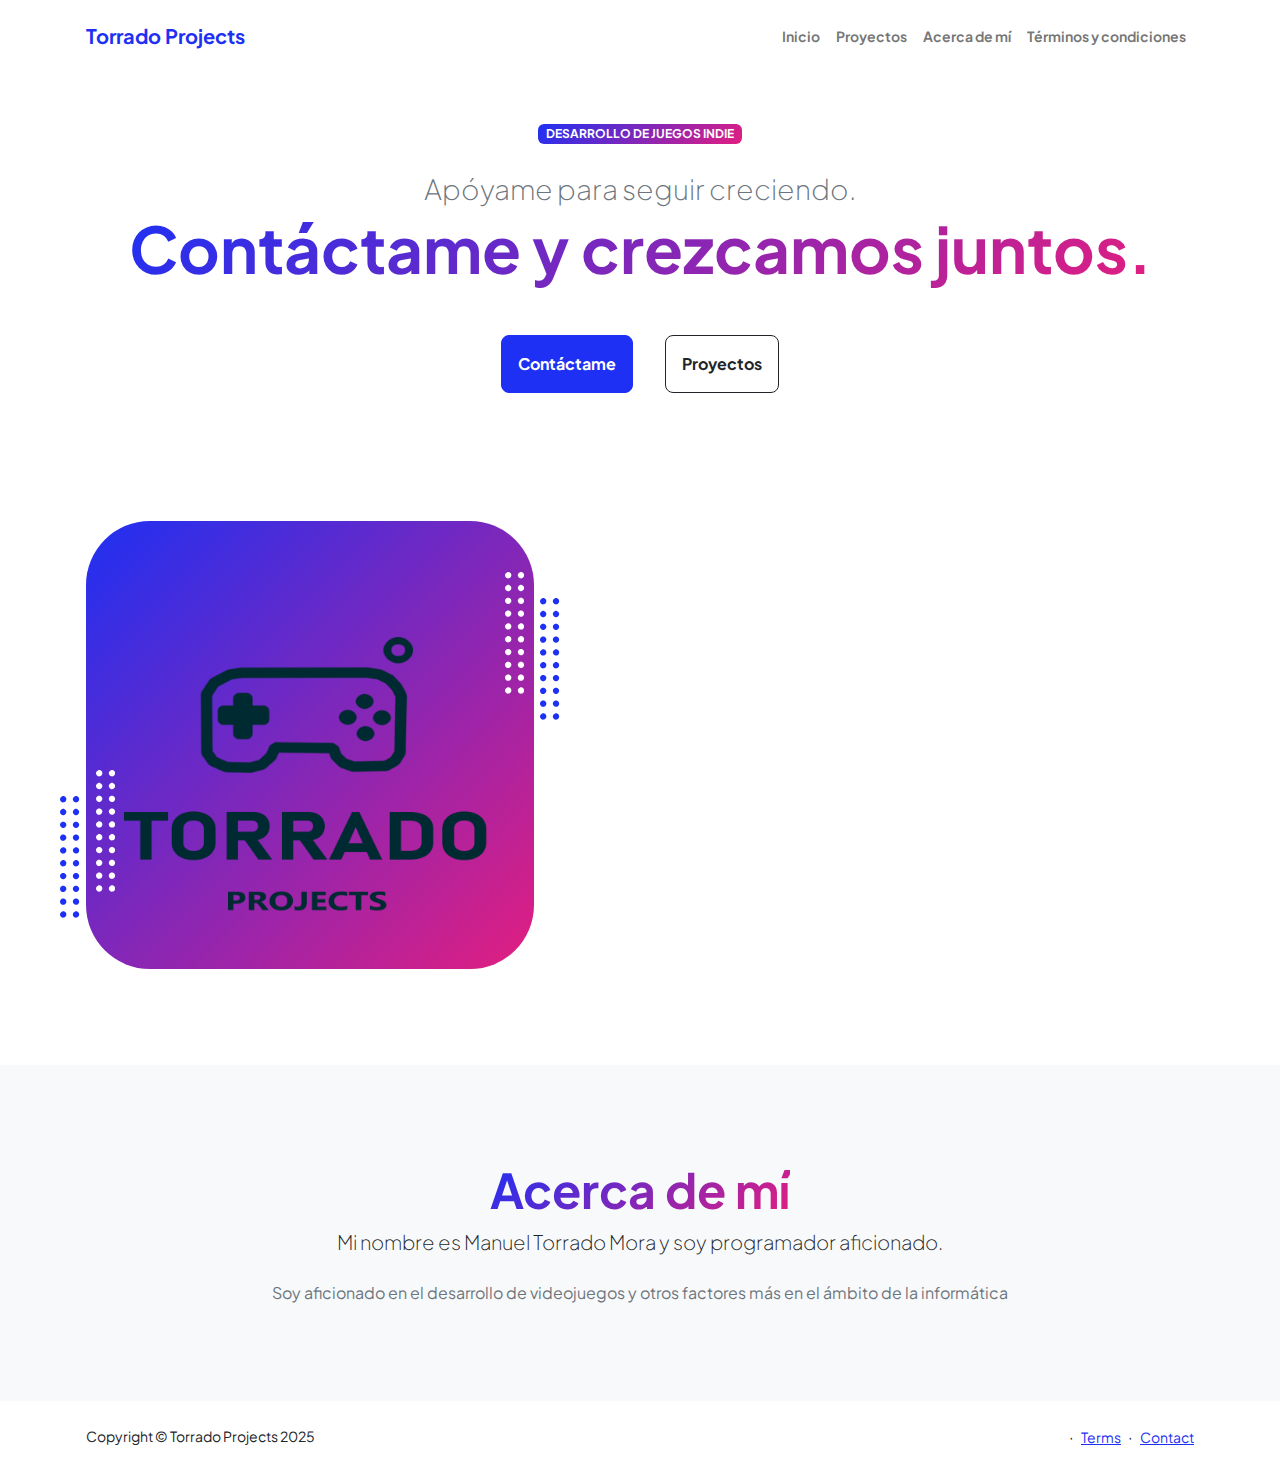
<file: index.html>
<!DOCTYPE html>
<html lang="es">
    <head>
        <meta charset="utf-8" />
        <meta name="viewport" content="width=device-width, initial-scale=1, shrink-to-fit=no" />
        <meta name="description" content="" />
        <meta name="author" content="" />
        <title>Torrado Projects</title>
        <!-- Favicon-->
        <link rel="icon" type="image/x-icon" href="assets/icon.ico" />
        <!-- Custom Google font-->
        <link rel="preconnect" href="https://fonts.googleapis.com" />
        <link rel="preconnect" href="https://fonts.gstatic.com" crossorigin />
        <link href="https://fonts.googleapis.com/css2?family=Plus+Jakarta+Sans:wght@100;200;300;400;500;600;700;800;900&amp;display=swap" rel="stylesheet" />
        <!-- Bootstrap icons-->
        <link href="https://cdn.jsdelivr.net/npm/bootstrap-icons@1.8.1/font/bootstrap-icons.css" rel="stylesheet" />
        <!-- Core theme CSS (includes Bootstrap)-->
        <link href="css/styles.css" rel="stylesheet" />
    </head>
    <body class="d-flex flex-column h-100">
        <main class="flex-shrink-0">
            <!-- Navigation-->
            <nav class="navbar navbar-expand-lg navbar-light bg-white py-3">
                <div class="container px-5">
                    <a class="navbar-brand" href="index.html"><span class="fw-bolder text-primary">Torrado Projects</span></a>
                    <button class="navbar-toggler" type="button" data-bs-toggle="collapse" data-bs-target="#navbarSupportedContent" aria-controls="navbarSupportedContent" aria-expanded="false" aria-label="Toggle navigation"><span class="navbar-toggler-icon"></span></button>
                    <div class="collapse navbar-collapse" id="navbarSupportedContent">
                        <ul class="navbar-nav ms-auto mb-2 mb-lg-0 small fw-bolder">
                            <li class="nav-item"><a class="nav-link" href="index.html">Inicio</a></li>
                            <li class="nav-item"><a class="nav-link" href="projects.html">Proyectos</a></li>
                            <li class="nav-item"><a class="nav-link" href="#abajo">Acerca de mí</a></li>
                            <li class="nav-item"><a class="nav-link" href="terms.html">Términos y condiciones</a></li>
                        </ul>
                    </div>
                </div>
            </nav>
            <!-- Header-->
            <header class="py-5">
                <div class="container px-5 pb-5">
                    <div class="row gx-5 align-items-center">
                        <div class="col-xxl-5">
                            <!-- Header text content-->
                            <div class="text-center text-xxl-start">
                                <div class="badge bg-gradient-primary-to-secondary text-white mb-4"><div class="text-uppercase">Desarrollo de juegos Indie</div></div>
                                <div class="fs-3 fw-light text-muted">Apóyame para seguir creciendo.</div>
                                <h1 class="display-3 fw-bolder mb-5"><span class="text-gradient d-inline">Contáctame y crezcamos juntos.</span></h1>
                                <div class="d-grid gap-3 d-sm-flex justify-content-sm-center justify-content-xxl-start mb-3">
                                    <a class="btn btn-primary btn-lg px-5 py-3 me-sm-3 fs-6 fw-bolder" href="contact.html">Contáctame</a>
                                    <a class="btn btn-outline-dark btn-lg px-5 py-3 fs-6 fw-bolder" href="projects.html">Proyectos</a>
                                </div>
                            </div>
                        </div>
                        <div class="col-xxl-7">
                            <!-- Header profile picture-->
                            <div class="d-flex justify-content-center mt-5 mt-xxl-0">
                                <div class="profile bg-gradient-primary-to-secondary">
                                    <!-- TIP: For best results, use a photo with a transparent background like the demo example below-->
                                    <!-- Watch a tutorial on how to do this on YouTube (link)-->
                                    <img class="profile-img" src="assets/TLOGO.png"  alt="..." />
                                    <div class="dots-1">
                                        <!-- SVG Dots-->
                                        <svg version="1.1" xmlns="http://www.w3.org/2000/svg" xmlns:xlink="http://www.w3.org/1999/xlink" x="0px" y="0px" viewBox="0 0 191.6 1215.4" style="enable-background: new 0 0 191.6 1215.4" xml:space="preserve">
                                            <g transform="translate(0.000000,1280.000000) scale(0.100000,-0.100000)">
                                                <path d="M227.7,12788.6c-105-35-200-141-222-248c-43-206,163-412,369-369c155,32,275,190,260,339c-11,105-90,213-190,262        C383.7,12801.6,289.7,12808.6,227.7,12788.6z"></path>
                                                <path d="M1507.7,12788.6c-151-50-253-216-222-362c25-119,136-230,254-255c194-41,395,142,375,339c-11,105-90,213-190,262        C1663.7,12801.6,1569.7,12808.6,1507.7,12788.6z"></path>
                                                <path d="M227.7,11508.6c-105-35-200-141-222-248c-43-206,163-412,369-369c155,32,275,190,260,339c-11,105-90,213-190,262        C383.7,11521.6,289.7,11528.6,227.7,11508.6z"></path>
                                                <path d="M1507.7,11508.6c-151-50-253-216-222-362c25-119,136-230,254-255c194-41,395,142,375,339c-11,105-90,213-190,262        C1663.7,11521.6,1569.7,11528.6,1507.7,11508.6z"></path>
                                                <path d="M227.7,10228.6c-105-35-200-141-222-248c-43-206,163-412,369-369c155,32,275,190,260,339c-11,105-90,213-190,262        C383.7,10241.6,289.7,10248.6,227.7,10228.6z"></path>
                                                <path d="M1507.7,10228.6c-105-35-200-141-222-248c-43-206,163-412,369-369c155,32,275,190,260,339c-11,105-90,213-190,262        C1663.7,10241.6,1569.7,10248.6,1507.7,10228.6z"></path>
                                                <path d="M227.7,8948.6c-105-35-200-141-222-248c-43-206,163-412,369-369c155,32,275,190,260,339c-11,105-90,213-190,262        C383.7,8961.6,289.7,8968.6,227.7,8948.6z"></path>
                                                <path d="M1507.7,8948.6c-105-35-200-141-222-248c-43-206,163-412,369-369c155,32,275,190,260,339c-11,105-90,213-190,262        C1663.7,8961.6,1569.7,8968.6,1507.7,8948.6z"></path>
                                                <path d="M227.7,7668.6c-105-35-200-141-222-248c-43-206,163-412,369-369c155,32,275,190,260,339c-11,105-90,213-190,262        C383.7,7681.6,289.7,7688.6,227.7,7668.6z"></path>
                                                <path d="M1507.7,7668.6c-105-35-200-141-222-248c-43-206,163-412,369-369c155,32,275,190,260,339c-11,105-90,213-190,262        C1663.7,7681.6,1569.7,7688.6,1507.7,7668.6z"></path>
                                                <path d="M227.7,6388.6c-105-35-200-141-222-248c-43-206,163-412,369-369c155,32,275,190,260,339c-11,105-90,213-190,262        C383.7,6401.6,289.7,6408.6,227.7,6388.6z"></path>
                                                <path d="M1507.7,6388.6c-105-35-200-141-222-248c-43-206,163-412,369-369c155,32,275,190,260,339c-11,105-90,213-190,262        C1663.7,6401.6,1569.7,6408.6,1507.7,6388.6z"></path>
                                                <path d="M227.7,5108.6c-105-35-200-141-222-248c-43-206,163-412,369-369c155,32,275,190,260,339c-11,105-90,213-190,262        C383.7,5121.6,289.7,5128.6,227.7,5108.6z"></path>
                                                <path d="M1507.7,5108.6c-105-35-200-141-222-248c-43-206,163-412,369-369c155,32,275,190,260,339c-11,105-90,213-190,262        C1663.7,5121.6,1569.7,5128.6,1507.7,5108.6z"></path>
                                                <path d="M227.7,3828.6c-105-35-200-141-222-248c-43-206,163-412,369-369c155,32,275,190,260,339c-11,105-90,213-190,262        C383.7,3841.6,289.7,3848.6,227.7,3828.6z"></path>
                                                <path d="M1507.7,3828.6c-105-35-200-141-222-248c-43-206,163-412,369-369c155,32,275,190,260,339c-11,105-90,213-190,262        C1663.7,3841.6,1569.7,3848.6,1507.7,3828.6z"></path>
                                                <path d="M227.7,2548.6c-105-35-200-141-222-248c-43-206,163-412,369-369c155,32,275,190,260,339c-11,105-90,213-190,262        C383.7,2561.6,289.7,2568.6,227.7,2548.6z"></path>
                                                <path d="M1507.7,2548.6c-105-35-200-141-222-248c-43-206,163-412,369-369c155,32,275,190,260,339c-11,105-90,213-190,262        C1663.7,2561.6,1569.7,2568.6,1507.7,2548.6z"></path>
                                                <path d="M227.7,1268.6c-105-35-200-141-222-248c-43-206,163-412,369-369c155,32,275,190,260,339c-11,105-90,213-190,262        C383.7,1281.6,289.7,1288.6,227.7,1268.6z"></path>
                                                <path d="M1507.7,1268.6c-105-35-200-141-222-248c-43-206,163-412,369-369c155,32,275,190,260,339c-11,105-90,213-190,262        C1663.7,1281.6,1569.7,1288.6,1507.7,1268.6z"></path>
                                            </g>
                                        </svg>
                                        <!-- END of SVG dots-->
                                    </div>
                                    <div class="dots-2">
                                        <!-- SVG Dots-->
                                        <svg version="1.1" xmlns="http://www.w3.org/2000/svg" xmlns:xlink="http://www.w3.org/1999/xlink" x="0px" y="0px" viewBox="0 0 191.6 1215.4" style="enable-background: new 0 0 191.6 1215.4" xml:space="preserve">
                                            <g transform="translate(0.000000,1280.000000) scale(0.100000,-0.100000)">
                                                <path d="M227.7,12788.6c-105-35-200-141-222-248c-43-206,163-412,369-369c155,32,275,190,260,339c-11,105-90,213-190,262        C383.7,12801.6,289.7,12808.6,227.7,12788.6z"></path>
                                                <path d="M1507.7,12788.6c-151-50-253-216-222-362c25-119,136-230,254-255c194-41,395,142,375,339c-11,105-90,213-190,262        C1663.7,12801.6,1569.7,12808.6,1507.7,12788.6z"></path>
                                                <path d="M227.7,11508.6c-105-35-200-141-222-248c-43-206,163-412,369-369c155,32,275,190,260,339c-11,105-90,213-190,262        C383.7,11521.6,289.7,11528.6,227.7,11508.6z"></path>
                                                <path d="M1507.7,11508.6c-151-50-253-216-222-362c25-119,136-230,254-255c194-41,395,142,375,339c-11,105-90,213-190,262        C1663.7,11521.6,1569.7,11528.6,1507.7,11508.6z"></path>
                                                <path d="M227.7,10228.6c-105-35-200-141-222-248c-43-206,163-412,369-369c155,32,275,190,260,339c-11,105-90,213-190,262        C383.7,10241.6,289.7,10248.6,227.7,10228.6z"></path>
                                                <path d="M1507.7,10228.6c-105-35-200-141-222-248c-43-206,163-412,369-369c155,32,275,190,260,339c-11,105-90,213-190,262        C1663.7,10241.6,1569.7,10248.6,1507.7,10228.6z"></path>
                                                <path d="M227.7,8948.6c-105-35-200-141-222-248c-43-206,163-412,369-369c155,32,275,190,260,339c-11,105-90,213-190,262        C383.7,8961.6,289.7,8968.6,227.7,8948.6z"></path>
                                                <path d="M1507.7,8948.6c-105-35-200-141-222-248c-43-206,163-412,369-369c155,32,275,190,260,339c-11,105-90,213-190,262        C1663.7,8961.6,1569.7,8968.6,1507.7,8948.6z"></path>
                                                <path d="M227.7,7668.6c-105-35-200-141-222-248c-43-206,163-412,369-369c155,32,275,190,260,339c-11,105-90,213-190,262        C383.7,7681.6,289.7,7688.6,227.7,7668.6z"></path>
                                                <path d="M1507.7,7668.6c-105-35-200-141-222-248c-43-206,163-412,369-369c155,32,275,190,260,339c-11,105-90,213-190,262        C1663.7,7681.6,1569.7,7688.6,1507.7,7668.6z"></path>
                                                <path d="M227.7,6388.6c-105-35-200-141-222-248c-43-206,163-412,369-369c155,32,275,190,260,339c-11,105-90,213-190,262        C383.7,6401.6,289.7,6408.6,227.7,6388.6z"></path>
                                                <path d="M1507.7,6388.6c-105-35-200-141-222-248c-43-206,163-412,369-369c155,32,275,190,260,339c-11,105-90,213-190,262        C1663.7,6401.6,1569.7,6408.6,1507.7,6388.6z"></path>
                                                <path d="M227.7,5108.6c-105-35-200-141-222-248c-43-206,163-412,369-369c155,32,275,190,260,339c-11,105-90,213-190,262        C383.7,5121.6,289.7,5128.6,227.7,5108.6z"></path>
                                                <path d="M1507.7,5108.6c-105-35-200-141-222-248c-43-206,163-412,369-369c155,32,275,190,260,339c-11,105-90,213-190,262        C1663.7,5121.6,1569.7,5128.6,1507.7,5108.6z"></path>
                                                <path d="M227.7,3828.6c-105-35-200-141-222-248c-43-206,163-412,369-369c155,32,275,190,260,339c-11,105-90,213-190,262        C383.7,3841.6,289.7,3848.6,227.7,3828.6z"></path>
                                                <path d="M1507.7,3828.6c-105-35-200-141-222-248c-43-206,163-412,369-369c155,32,275,190,260,339c-11,105-90,213-190,262        C1663.7,3841.6,1569.7,3848.6,1507.7,3828.6z"></path>
                                                <path d="M227.7,2548.6c-105-35-200-141-222-248c-43-206,163-412,369-369c155,32,275,190,260,339c-11,105-90,213-190,262        C383.7,2561.6,289.7,2568.6,227.7,2548.6z"></path>
                                                <path d="M1507.7,2548.6c-105-35-200-141-222-248c-43-206,163-412,369-369c155,32,275,190,260,339c-11,105-90,213-190,262        C1663.7,2561.6,1569.7,2568.6,1507.7,2548.6z"></path>
                                                <path d="M227.7,1268.6c-105-35-200-141-222-248c-43-206,163-412,369-369c155,32,275,190,260,339c-11,105-90,213-190,262        C383.7,1281.6,289.7,1288.6,227.7,1268.6z"></path>
                                                <path d="M1507.7,1268.6c-105-35-200-141-222-248c-43-206,163-412,369-369c155,32,275,190,260,339c-11,105-90,213-190,262        C1663.7,1281.6,1569.7,1288.6,1507.7,1268.6z"></path>
                                            </g>
                                        </svg>
                                        <!-- END of SVG dots-->
                                    </div>
                                    <div class="dots-3">
                                        <!-- SVG Dots-->
                                        <svg version="1.1" xmlns="http://www.w3.org/2000/svg" xmlns:xlink="http://www.w3.org/1999/xlink" x="0px" y="0px" viewBox="0 0 191.6 1215.4" style="enable-background: new 0 0 191.6 1215.4" xml:space="preserve">
                                            <g transform="translate(0.000000,1280.000000) scale(0.100000,-0.100000)">
                                                <path d="M227.7,12788.6c-105-35-200-141-222-248c-43-206,163-412,369-369c155,32,275,190,260,339c-11,105-90,213-190,262        C383.7,12801.6,289.7,12808.6,227.7,12788.6z"></path>
                                                <path d="M1507.7,12788.6c-151-50-253-216-222-362c25-119,136-230,254-255c194-41,395,142,375,339c-11,105-90,213-190,262        C1663.7,12801.6,1569.7,12808.6,1507.7,12788.6z"></path>
                                                <path d="M227.7,11508.6c-105-35-200-141-222-248c-43-206,163-412,369-369c155,32,275,190,260,339c-11,105-90,213-190,262        C383.7,11521.6,289.7,11528.6,227.7,11508.6z"></path>
                                                <path d="M1507.7,11508.6c-151-50-253-216-222-362c25-119,136-230,254-255c194-41,395,142,375,339c-11,105-90,213-190,262        C1663.7,11521.6,1569.7,11528.6,1507.7,11508.6z"></path>
                                                <path d="M227.7,10228.6c-105-35-200-141-222-248c-43-206,163-412,369-369c155,32,275,190,260,339c-11,105-90,213-190,262        C383.7,10241.6,289.7,10248.6,227.7,10228.6z"></path>
                                                <path d="M1507.7,10228.6c-105-35-200-141-222-248c-43-206,163-412,369-369c155,32,275,190,260,339c-11,105-90,213-190,262        C1663.7,10241.6,1569.7,10248.6,1507.7,10228.6z"></path>
                                                <path d="M227.7,8948.6c-105-35-200-141-222-248c-43-206,163-412,369-369c155,32,275,190,260,339c-11,105-90,213-190,262        C383.7,8961.6,289.7,8968.6,227.7,8948.6z"></path>
                                                <path d="M1507.7,8948.6c-105-35-200-141-222-248c-43-206,163-412,369-369c155,32,275,190,260,339c-11,105-90,213-190,262        C1663.7,8961.6,1569.7,8968.6,1507.7,8948.6z"></path>
                                                <path d="M227.7,7668.6c-105-35-200-141-222-248c-43-206,163-412,369-369c155,32,275,190,260,339c-11,105-90,213-190,262        C383.7,7681.6,289.7,7688.6,227.7,7668.6z"></path>
                                                <path d="M1507.7,7668.6c-105-35-200-141-222-248c-43-206,163-412,369-369c155,32,275,190,260,339c-11,105-90,213-190,262        C1663.7,7681.6,1569.7,7688.6,1507.7,7668.6z"></path>
                                                <path d="M227.7,6388.6c-105-35-200-141-222-248c-43-206,163-412,369-369c155,32,275,190,260,339c-11,105-90,213-190,262        C383.7,6401.6,289.7,6408.6,227.7,6388.6z"></path>
                                                <path d="M1507.7,6388.6c-105-35-200-141-222-248c-43-206,163-412,369-369c155,32,275,190,260,339c-11,105-90,213-190,262        C1663.7,6401.6,1569.7,6408.6,1507.7,6388.6z"></path>
                                                <path d="M227.7,5108.6c-105-35-200-141-222-248c-43-206,163-412,369-369c155,32,275,190,260,339c-11,105-90,213-190,262        C383.7,5121.6,289.7,5128.6,227.7,5108.6z"></path>
                                                <path d="M1507.7,5108.6c-105-35-200-141-222-248c-43-206,163-412,369-369c155,32,275,190,260,339c-11,105-90,213-190,262        C1663.7,5121.6,1569.7,5128.6,1507.7,5108.6z"></path>
                                                <path d="M227.7,3828.6c-105-35-200-141-222-248c-43-206,163-412,369-369c155,32,275,190,260,339c-11,105-90,213-190,262        C383.7,3841.6,289.7,3848.6,227.7,3828.6z"></path>
                                                <path d="M1507.7,3828.6c-105-35-200-141-222-248c-43-206,163-412,369-369c155,32,275,190,260,339c-11,105-90,213-190,262        C1663.7,3841.6,1569.7,3848.6,1507.7,3828.6z"></path>
                                                <path d="M227.7,2548.6c-105-35-200-141-222-248c-43-206,163-412,369-369c155,32,275,190,260,339c-11,105-90,213-190,262        C383.7,2561.6,289.7,2568.6,227.7,2548.6z"></path>
                                                <path d="M1507.7,2548.6c-105-35-200-141-222-248c-43-206,163-412,369-369c155,32,275,190,260,339c-11,105-90,213-190,262        C1663.7,2561.6,1569.7,2568.6,1507.7,2548.6z"></path>
                                                <path d="M227.7,1268.6c-105-35-200-141-222-248c-43-206,163-412,369-369c155,32,275,190,260,339c-11,105-90,213-190,262        C383.7,1281.6,289.7,1288.6,227.7,1268.6z"></path>
                                                <path d="M1507.7,1268.6c-105-35-200-141-222-248c-43-206,163-412,369-369c155,32,275,190,260,339c-11,105-90,213-190,262        C1663.7,1281.6,1569.7,1288.6,1507.7,1268.6z"></path>
                                            </g>
                                        </svg>
                                        <!-- END of SVG dots-->
                                    </div>
                                    <div class="dots-4">
                                        <!-- SVG Dots-->
                                        <svg version="1.1" xmlns="http://www.w3.org/2000/svg" xmlns:xlink="http://www.w3.org/1999/xlink" x="0px" y="0px" viewBox="0 0 191.6 1215.4" style="enable-background: new 0 0 191.6 1215.4" xml:space="preserve">
                                            <g transform="translate(0.000000,1280.000000) scale(0.100000,-0.100000)">
                                                <path d="M227.7,12788.6c-105-35-200-141-222-248c-43-206,163-412,369-369c155,32,275,190,260,339c-11,105-90,213-190,262        C383.7,12801.6,289.7,12808.6,227.7,12788.6z"></path>
                                                <path d="M1507.7,12788.6c-151-50-253-216-222-362c25-119,136-230,254-255c194-41,395,142,375,339c-11,105-90,213-190,262        C1663.7,12801.6,1569.7,12808.6,1507.7,12788.6z"></path>
                                                <path d="M227.7,11508.6c-105-35-200-141-222-248c-43-206,163-412,369-369c155,32,275,190,260,339c-11,105-90,213-190,262        C383.7,11521.6,289.7,11528.6,227.7,11508.6z"></path>
                                                <path d="M1507.7,11508.6c-151-50-253-216-222-362c25-119,136-230,254-255c194-41,395,142,375,339c-11,105-90,213-190,262        C1663.7,11521.6,1569.7,11528.6,1507.7,11508.6z"></path>
                                                <path d="M227.7,10228.6c-105-35-200-141-222-248c-43-206,163-412,369-369c155,32,275,190,260,339c-11,105-90,213-190,262        C383.7,10241.6,289.7,10248.6,227.7,10228.6z"></path>
                                                <path d="M1507.7,10228.6c-105-35-200-141-222-248c-43-206,163-412,369-369c155,32,275,190,260,339c-11,105-90,213-190,262        C1663.7,10241.6,1569.7,10248.6,1507.7,10228.6z"></path>
                                                <path d="M227.7,8948.6c-105-35-200-141-222-248c-43-206,163-412,369-369c155,32,275,190,260,339c-11,105-90,213-190,262        C383.7,8961.6,289.7,8968.6,227.7,8948.6z"></path>
                                                <path d="M1507.7,8948.6c-105-35-200-141-222-248c-43-206,163-412,369-369c155,32,275,190,260,339c-11,105-90,213-190,262        C1663.7,8961.6,1569.7,8968.6,1507.7,8948.6z"></path>
                                                <path d="M227.7,7668.6c-105-35-200-141-222-248c-43-206,163-412,369-369c155,32,275,190,260,339c-11,105-90,213-190,262        C383.7,7681.6,289.7,7688.6,227.7,7668.6z"></path>
                                                <path d="M1507.7,7668.6c-105-35-200-141-222-248c-43-206,163-412,369-369c155,32,275,190,260,339c-11,105-90,213-190,262        C1663.7,7681.6,1569.7,7688.6,1507.7,7668.6z"></path>
                                                <path d="M227.7,6388.6c-105-35-200-141-222-248c-43-206,163-412,369-369c155,32,275,190,260,339c-11,105-90,213-190,262        C383.7,6401.6,289.7,6408.6,227.7,6388.6z"></path>
                                                <path d="M1507.7,6388.6c-105-35-200-141-222-248c-43-206,163-412,369-369c155,32,275,190,260,339c-11,105-90,213-190,262        C1663.7,6401.6,1569.7,6408.6,1507.7,6388.6z"></path>
                                                <path d="M227.7,5108.6c-105-35-200-141-222-248c-43-206,163-412,369-369c155,32,275,190,260,339c-11,105-90,213-190,262        C383.7,5121.6,289.7,5128.6,227.7,5108.6z"></path>
                                                <path d="M1507.7,5108.6c-105-35-200-141-222-248c-43-206,163-412,369-369c155,32,275,190,260,339c-11,105-90,213-190,262        C1663.7,5121.6,1569.7,5128.6,1507.7,5108.6z"></path>
                                                <path d="M227.7,3828.6c-105-35-200-141-222-248c-43-206,163-412,369-369c155,32,275,190,260,339c-11,105-90,213-190,262        C383.7,3841.6,289.7,3848.6,227.7,3828.6z"></path>
                                                <path d="M1507.7,3828.6c-105-35-200-141-222-248c-43-206,163-412,369-369c155,32,275,190,260,339c-11,105-90,213-190,262        C1663.7,3841.6,1569.7,3848.6,1507.7,3828.6z"></path>
                                                <path d="M227.7,2548.6c-105-35-200-141-222-248c-43-206,163-412,369-369c155,32,275,190,260,339c-11,105-90,213-190,262        C383.7,2561.6,289.7,2568.6,227.7,2548.6z"></path>
                                                <path d="M1507.7,2548.6c-105-35-200-141-222-248c-43-206,163-412,369-369c155,32,275,190,260,339c-11,105-90,213-190,262        C1663.7,2561.6,1569.7,2568.6,1507.7,2548.6z"></path>
                                                <path d="M227.7,1268.6c-105-35-200-141-222-248c-43-206,163-412,369-369c155,32,275,190,260,339c-11,105-90,213-190,262        C383.7,1281.6,289.7,1288.6,227.7,1268.6z"></path>
                                                <path d="M1507.7,1268.6c-105-35-200-141-222-248c-43-206,163-412,369-369c155,32,275,190,260,339c-11,105-90,213-190,262        C1663.7,1281.6,1569.7,1288.6,1507.7,1268.6z"></path>
                                            </g>
                                        </svg>
                                        <!-- END of SVG dots-->
                                    </div>
                                </div>
                            </div>
                        </div>
                    </div>
                </div>
            </header>
            <!-- About Section-->
            <section class="bg-light py-5">
                <div class="container px-5">
                    <div class="row gx-5 justify-content-center">
                        <div class="col-xxl-8">
                            <div class="text-center my-5">
                                <span id="abajo"></span>
                                <h2 class="display-5 fw-bolder" ><span class="text-gradient d-inline">Acerca de mí</span></h2>
                                <p class="lead fw-light mb-4">Mi nombre es Manuel Torrado Mora y soy programador aficionado.</p>
                                <p class="text-muted">Soy aficionado en el desarrollo de videojuegos y otros factores más en el ámbito de la informática</p>
                              <!--  <div class="d-flex justify-content-center fs-2 gap-4">
                                    <a class="text-gradient" href="#!"><i class="bi bi-twitter"></i></a>
                                    <a class="text-gradient" href="#!"><i class="bi bi-linkedin"></i></a>
                                    <a class="text-gradient" href="#!"><i class="bi bi-github"></i></a>
                                </div> -->
                            </div>
                        </div>
                    </div>
                </div>
            </section>
        </main>
        <!-- Footer-->
        <footer class="bg-white py-4 mt-auto">
            <div class="container px-5">
                <div class="row align-items-center justify-content-between flex-column flex-sm-row">
                    <div class="col-auto"><div class="small m-0">Copyright &copy; Torrado Projects 2025</div></div>
                    <div class="col-auto">
                        <span class="mx-1">&middot;</span>
                        <a class="small" href="terms.html">Terms</a>
                        <span class="mx-1">&middot;</span>
                        <a class="small" href="contact.html">Contact</a>
                    </div>
                </div>
            </div>
        </footer>
        <!-- Bootstrap core JS-->
        <script src="https://cdn.jsdelivr.net/npm/bootstrap@5.2.3/dist/js/bootstrap.bundle.min.js"></script>
        <!-- Core theme JS-->
        <script src="js/scripts.js"></script>
    </body>
</html>
</file>
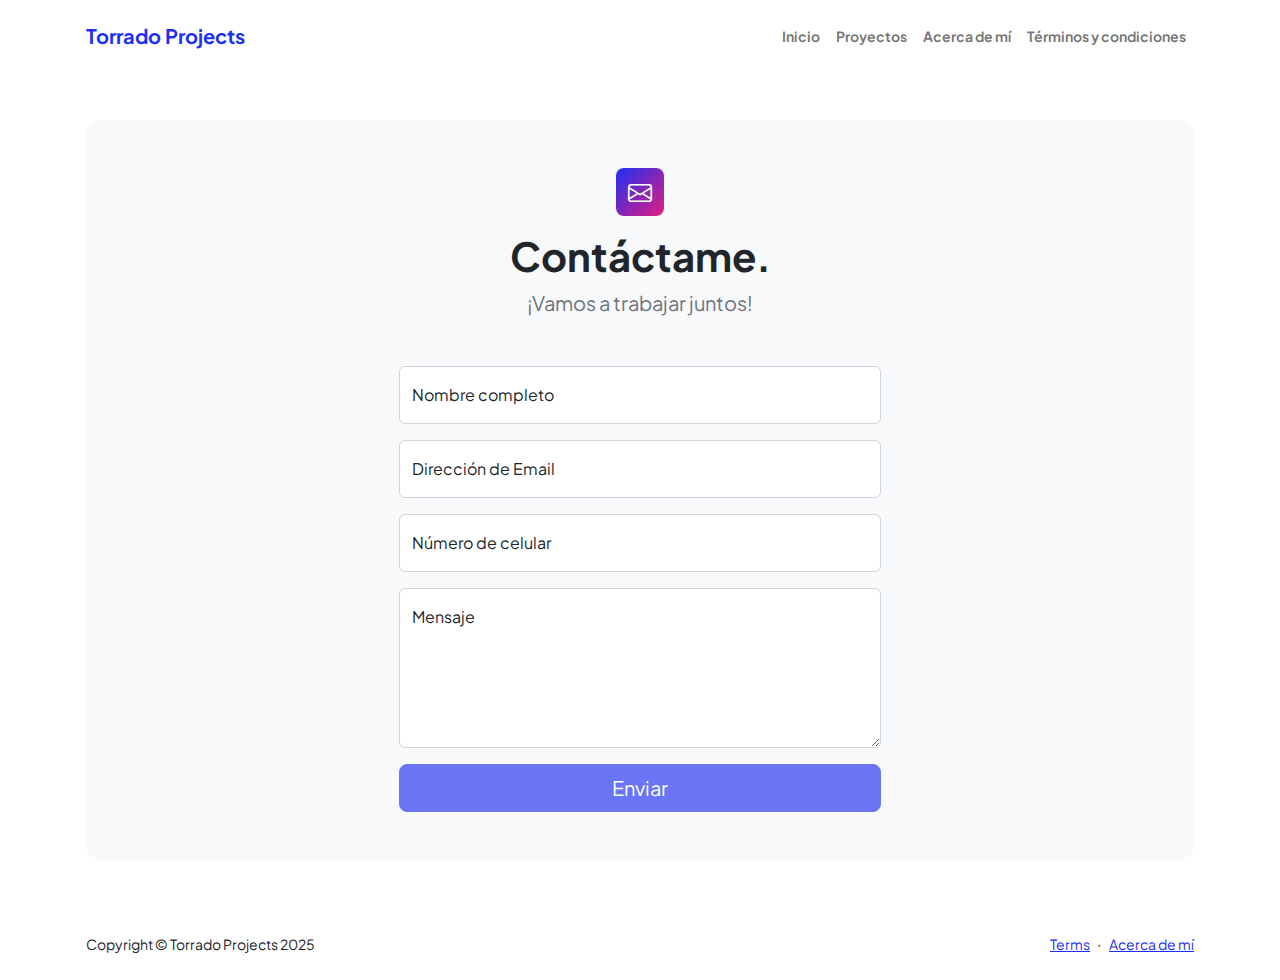
<file: contact.html>
<!DOCTYPE html>
<html lang="es">
    <head>
        <meta charset="utf-8" />
        <meta name="viewport" content="width=device-width, initial-scale=1, shrink-to-fit=no" />
        <meta name="description" content />
        <meta name="author" content />
        <title>Contáctame</title>
        <!-- Favicon-->
        <link rel="icon" type="image/x-icon" href="assets/icon.ico" />
        <!-- Custom Google font-->
        <link rel="preconnect" href="https://fonts.googleapis.com" />
        <link rel="preconnect" href="https://fonts.gstatic.com" crossorigin />
        <link href="https://fonts.googleapis.com/css2?family=Plus+Jakarta+Sans:wght@100;200;300;400;500;600;700;800;900&amp;display=swap" rel="stylesheet" />
        <!-- Bootstrap icons-->
        <link href="https://cdn.jsdelivr.net/npm/bootstrap-icons@1.8.1/font/bootstrap-icons.css" rel="stylesheet" />
        <!-- Core theme CSS (includes Bootstrap)-->
        <link href="css/styles.css" rel="stylesheet" />
    </head>
    <body class="d-flex flex-column">
        <main class="flex-shrink-0">
            <!-- Navigation-->
            <nav class="navbar navbar-expand-lg navbar-light bg-white py-3">
                <div class="container px-5">
                    <a class="navbar-brand" href="index.html"><span class="fw-bolder text-primary">Torrado Projects</span></a>
                    <button class="navbar-toggler" type="button" data-bs-toggle="collapse" data-bs-target="#navbarSupportedContent" aria-controls="navbarSupportedContent" aria-expanded="false" aria-label="Toggle navigation"><span class="navbar-toggler-icon"></span></button>
                    <div class="collapse navbar-collapse" id="navbarSupportedContent">
                        <ul class="navbar-nav ms-auto mb-2 mb-lg-0 small fw-bolder">
                            <li class="nav-item"><a class="nav-link" href="index.html">Inicio</a></li>
                            <li class="nav-item"><a class="nav-link" href="projects.html">Proyectos</a></li>
                            <li class="nav-item"><a class="nav-link" href="index.html#abajo">Acerca de mí</a></li>
                            <li class="nav-item"><a class="nav-link" href="terms.html">Términos y condiciones</a></li>
                        </ul>
                    </div>
                </div>
            </nav>
            <!-- Page content-->
            <section class="py-5">
                <div class="container px-5">
                    <!-- Contact form-->
                    <div class="bg-light rounded-4 py-5 px-4 px-md-5">
                        <div class="text-center mb-5">
                            <div class="feature bg-primary bg-gradient-primary-to-secondary text-white rounded-3 mb-3"><i class="bi bi-envelope"></i></div>
                            <h1 class="fw-bolder">Contáctame.</h1>
                            <p class="lead fw-normal text-muted mb-0">¡Vamos a trabajar juntos!</p>
                        </div>
                        <div class="row gx-5 justify-content-center">
                            <div class="col-lg-8 col-xl-6">
                                <form action="https://formspree.io/f/mbjvnpjj" method="POST" id="contactForm" data-sb-form-api-token="API_TOKEN">
                                    <!-- Name input-->
                                    <div class="form-floating mb-3">
                                        <input class="form-control" id="name" type="text" placeholder="Ingresa tu nombre..." data-sb-validations="required" />
                                        <label for="name">Nombre completo</label>
                                        <div class="invalid-feedback" data-sb-feedback="name:required">Es requerido un Nombre.</div>
                                    </div>
                                    <!-- Email address input-->
                                    <div class="form-floating mb-3">
                                        <input class="form-control" id="email" type="email" placeholder="name@example.com" data-sb-validations="required,email" />
                                        <label for="email">Dirección de Email</label>
                                        <div class="invalid-feedback" data-sb-feedback="email:required">Es requerido un Email.</div>
                                        <div class="invalid-feedback" data-sb-feedback="email:email">Email no es valido.</div>
                                    </div>
                                    <!-- Phone number input-->
                                    <div class="form-floating mb-3">
                                        <input class="form-control" id="phone" type="tel" placeholder="(123) 456-7890" data-sb-validations="required" />
                                        <label for="phone">Número de celular</label>
                                        <div class="invalid-feedback" data-sb-feedback="phone:required">Es requerido un número de celular.</div>
                                    </div>
                                    <!-- Message input-->
                                    <div class="form-floating mb-3">
                                        <textarea class="form-control" id="message" type="text" placeholder="Ingresa tu mensaje aquí..." style="height: 10rem" data-sb-validations="required"></textarea>
                                        <label for="message">Mensaje</label>
                                        <div class="invalid-feedback" data-sb-feedback="message:required">Es requerido un mensaje.</div>
                                    </div>
                                    <!-- Submit success message-->
                                    <!---->
                                    <!-- This is what your users will see when the form-->
                                    <!-- has successfully submitted-->
                                    <div class="d-none" id="submitSuccessMessage">
                                        <div class="text-center mb-3">
                                            <div class="fw-bolder">Envío de formulario exitoso!</div>
                                        </div>
                                    </div>
                                    <!-- Submit error message-->
                                    <!---->
                                    <!-- This is what your users will see when there is-->
                                    <!-- an error submitting the form-->
                                    <div class="d-none" id="submitErrorMessage"><div class="text-center text-danger mb-3">¡Error al enviar el mensaje!</div></div>
                                    <!-- Submit Button-->
                                    <div class="d-grid"><button class="btn btn-primary btn-lg disabled" id="submitButton" type="submit">Enviar</button></div>
                                </form>
                            </div>
                        </div>
                    </div>
                </div>
            </section>
        </main>
        <!-- Footer-->
        <footer class="bg-white py-4 mt-auto">
            <div class="container px-5">
                <div class="row align-items-center justify-content-between flex-column flex-sm-row">
                    <div class="col-auto"><div class="small m-0">Copyright &copy; Torrado Projects 2025</div></div>
                    <div class="col-auto">
                        <a class="small" href="terms.html">Terms</a>
                        <span class="mx-1">&middot;</span>
                        <a class="small" href="index.html#abajo">Acerca de mí</a>
                    </div>
                </div>
            </div>
        </footer>
        <!-- Bootstrap core JS-->
        <script src="https://cdn.jsdelivr.net/npm/bootstrap@5.2.3/dist/js/bootstrap.bundle.min.js"></script>
        <!-- Core theme JS-->
        <script src="js/scripts.js"></script>
        <!-- * * * * * * * * * * * * * * * * * * * * * * * * * * * * * * * * * * * * * * * *-->
        <!-- * *                               SB Forms JS                               * *-->
        <!-- * * Activate your form at https://startbootstrap.com/solution/contact-forms * *-->
        <!-- * * * * * * * * * * * * * * * * * * * * * * * * * * * * * * * * * * * * * * * *-->
        <script src="https://cdn.startbootstrap.com/sb-forms-latest.js"></script>
    </body>
</html>
</file>
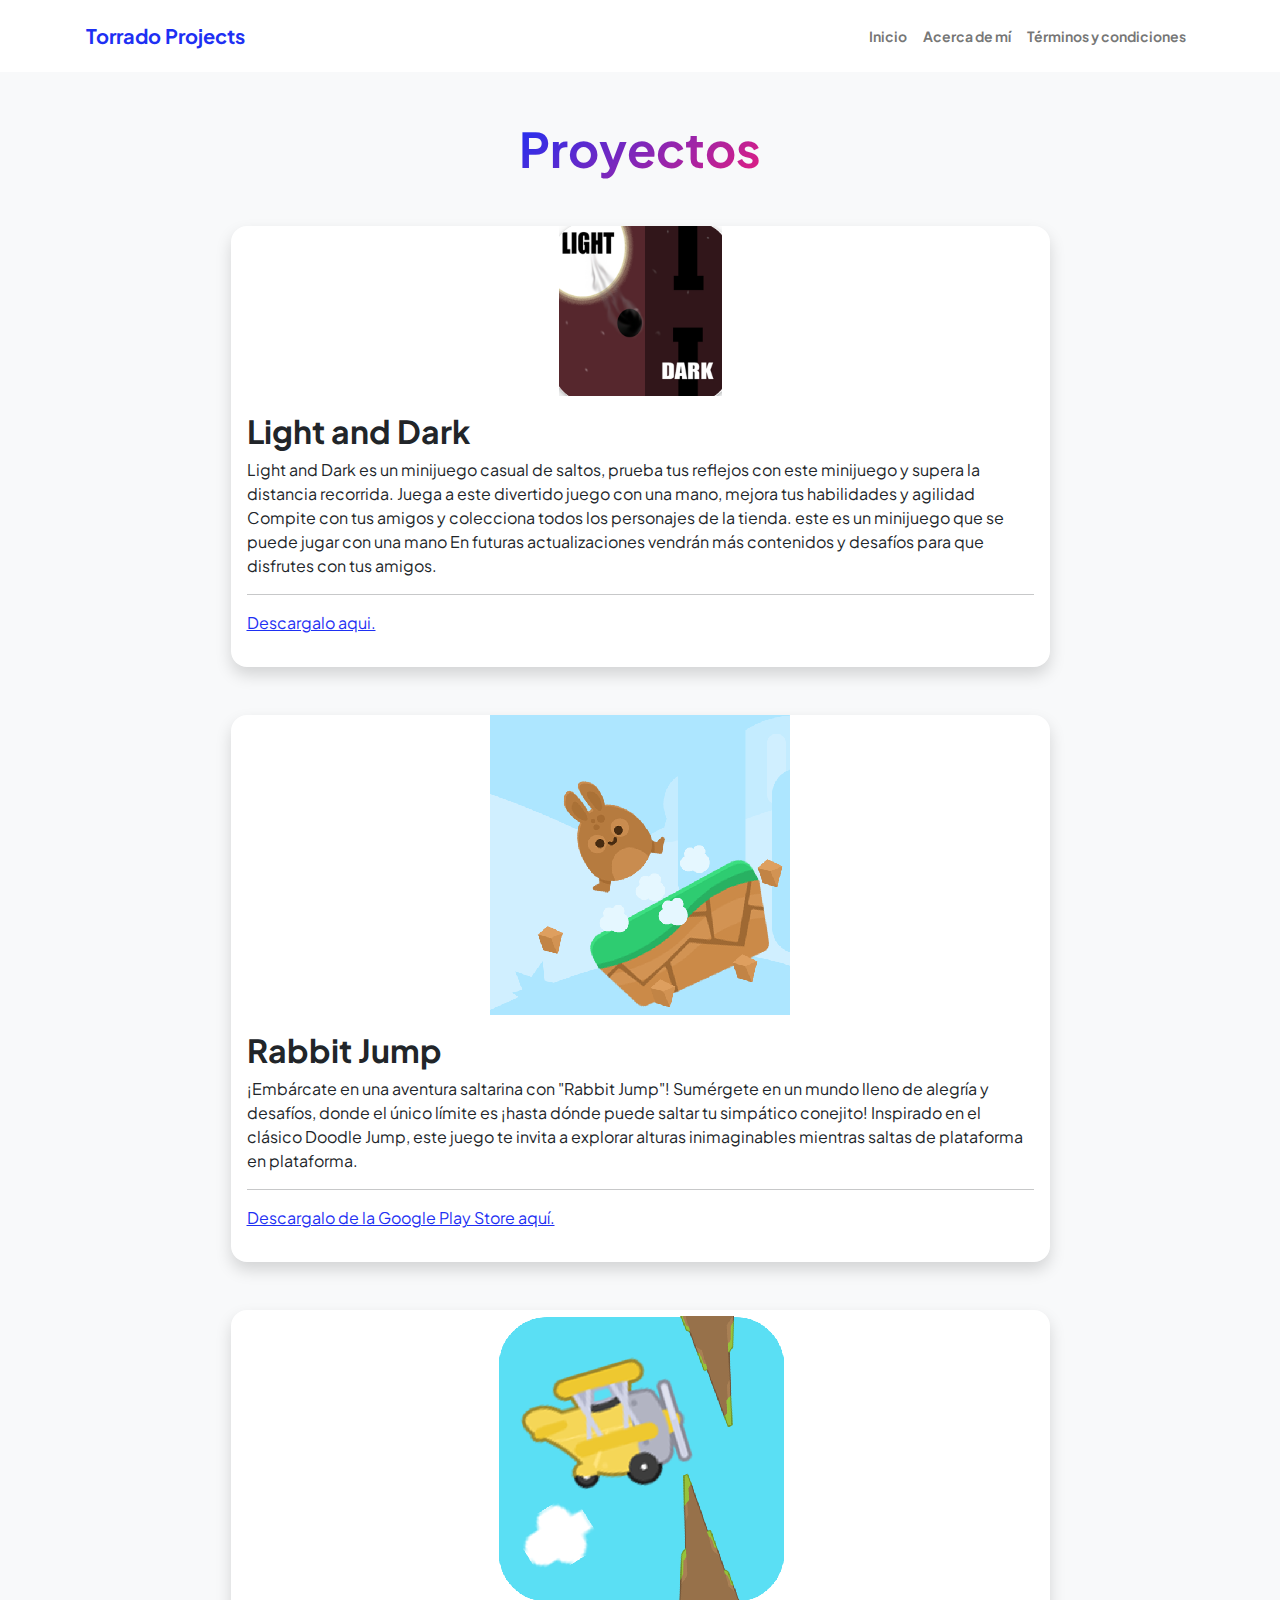
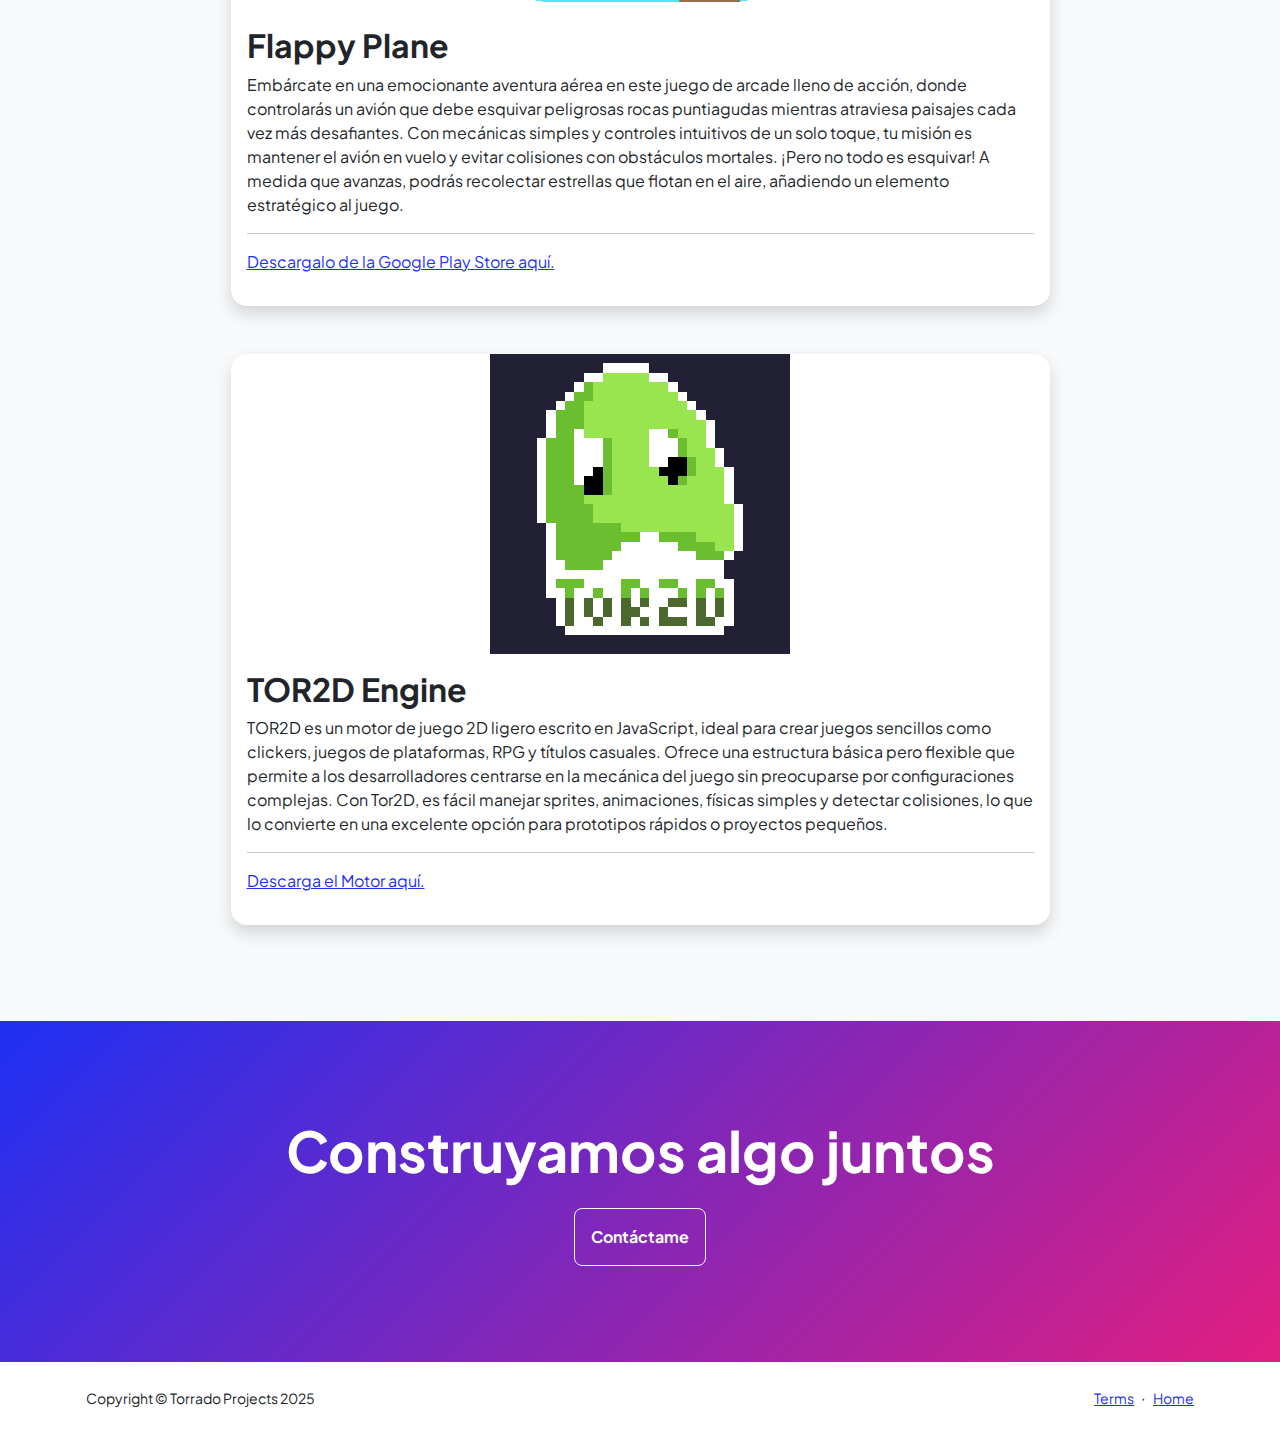
<file: projects.html>
<!DOCTYPE html>
<html lang="es">
    <head>
        <meta charset="utf-8" />
        <meta name="viewport" content="width=device-width, initial-scale=1, shrink-to-fit=no" />
        <meta name="description" content="" />
        <meta name="author" content="" />
        <title>Proyectos</title>
        <!-- Favicon-->
        <link rel="icon" type="image/x-icon" href="assets/icon.ico" />
        <!-- Custom Google font-->
        <link rel="preconnect" href="https://fonts.googleapis.com" />
        <link rel="preconnect" href="https://fonts.gstatic.com" crossorigin />
        <link href="https://fonts.googleapis.com/css2?family=Plus+Jakarta+Sans:wght@100;200;300;400;500;600;700;800;900&amp;display=swap" rel="stylesheet" />
        <!-- Bootstrap icons-->
        <link href="https://cdn.jsdelivr.net/npm/bootstrap-icons@1.8.1/font/bootstrap-icons.css" rel="stylesheet" />
        <!-- Core theme CSS (includes Bootstrap)-->
        <link href="css/styles.css" rel="stylesheet" />
    </head>
    <body class="d-flex flex-column h-100 bg-light">
        <main class="flex-shrink-0">
            <!-- Navigation-->
            <nav class="navbar navbar-expand-lg navbar-light bg-white py-3">
                <div class="container px-5">
                    <a class="navbar-brand" href="index.html"><span class="fw-bolder text-primary">Torrado Projects</span></a>
                    <button class="navbar-toggler" type="button" data-bs-toggle="collapse" data-bs-target="#navbarSupportedContent" aria-controls="navbarSupportedContent" aria-expanded="false" aria-label="Toggle navigation"><span class="navbar-toggler-icon"></span></button>
                    <div class="collapse navbar-collapse" id="navbarSupportedContent">
                        <ul class="navbar-nav ms-auto mb-2 mb-lg-0 small fw-bolder">
                            <li class="nav-item"><a class="nav-link" href="index.html">Inicio</a></li>
                            <li class="nav-item"><a class="nav-link" href="index.html#abajo">Acerca de mí</a></li>
                            <li class="nav-item"><a class="nav-link" href="terms.html">Términos y condiciones</a></li>
                        </ul>
                    </div>
                </div>
            </nav>
            <!-- Projects Section-->
            <section class="py-5">
                <div class="container px-5 mb-5">
                    <div class="text-center mb-5">
                        <h1 class="display-5 fw-bolder mb-0"><span class="text-gradient d-inline">Proyectos</span></h1>
                    </div>
                    <div class="row gx-5 justify-content-center">
                        <div class="col-lg-11 col-xl-9 col-xxl-8">
                            <!-- Project Card 1-->
                            <div class="card overflow-hidden shadow rounded-4 border-0 mb-5">
                                <div class="card-body p-0">
                                    <div class="d-flex align-items-center">
                                        <div class="p-5">
                                            <h2 class="fw-bolder">Light and Dark</h2>
                                            <p>Light and Dark es un minijuego casual de saltos, prueba tus reflejos con este minijuego y supera la distancia recorrida.
                                            Juega a este divertido juego con una mano, mejora tus habilidades y agilidad
                                            Compite con tus amigos y colecciona todos los personajes de la tienda.
                                            este es un minijuego que se puede jugar con una mano
                                            En futuras actualizaciones vendrán más contenidos y desafíos para que disfrutes con tus amigos.
                                            <hr/>
                                            <a href="apps/Light_and_dark.apk"  download="Light_and_dark.apk">Descargalo aqui.</a>
                                            </p>
                                        </div>
                                        <img class="img-fluid" src="assets/light.png" alt="..." />
                                    </div>
                                </div>
                            </div>
                            <!-- Project Card 2-->
                            <div class="card overflow-hidden shadow rounded-4 border-0">
                                <div class="card-body p-0">
                                    <div class="d-flex align-items-center">
                                        <div class="p-5">
                                            <h2 class="fw-bolder">Rabbit Jump</h2>
                                            <p>¡Embárcate en una aventura saltarina con "Rabbit Jump"! Sumérgete en un mundo lleno de alegría y desafíos, donde el único límite es ¡hasta dónde puede saltar tu simpático conejito! Inspirado en el clásico Doodle Jump, este juego te invita a explorar alturas inimaginables mientras saltas de plataforma en plataforma.
                                                <hr/>
                                               <a href="https://play.google.com/store/apps/details?id=com.torradoProjects">Descargalo de la Google Play Store aquí.</a>
                                            </p>
                                        </div>
                                        <img class="img-fluid" src="assets/Rabbit.png" width="300px" height="300px" alt="..." />
                                    </div>
                                </div>
                            </div>
                            <br><br>
                            <!-- Project Card 3-->
                            <div class="card overflow-hidden shadow rounded-4 border-0">
                                <div class="card-body p-0">
                                    <div class="d-flex align-items-center">
                                        <div class="p-5">
                                            <h2 class="fw-bolder">Flappy Plane</h2>
                                            <p>Embárcate en una emocionante aventura aérea en este juego de arcade lleno de acción, donde controlarás un avión que debe esquivar peligrosas rocas puntiagudas mientras atraviesa paisajes cada vez más desafiantes. Con mecánicas simples y controles intuitivos de un solo toque, tu misión es mantener el avión en vuelo y evitar colisiones con obstáculos mortales. ¡Pero no todo es esquivar! A medida que avanzas, podrás recolectar estrellas que flotan en el aire, añadiendo un elemento estratégico al juego.
                                                <hr/>
                                               <a href="https://play.google.com/store/apps/details?id=com.TorradoProjects.FlappyPlane&hl=es_CO&gl=US">Descargalo de la Google Play Store aquí.</a>
                                            </p>
                                        </div>
                                        <img class="img-fluid" src="assets/FlappyPlaneImage.png" width="300px" height="300px" alt="..." />
                                    </div>
                                </div>
                            </div>
                            <br><br>
                            <!-- Project Card 4-->
                            <div class="card overflow-hidden shadow rounded-4 border-0">
                                <div class="card-body p-0">
                                    <div class="d-flex align-items-center">
                                        <div class="p-5">
                                            <h2 class="fw-bolder">TOR2D Engine</h2>
                                            <p> TOR2D es un motor de juego 2D ligero escrito en JavaScript, ideal para crear juegos sencillos como clickers, juegos de plataformas, RPG y títulos casuales. Ofrece una estructura básica pero flexible que permite a los desarrolladores centrarse en la mecánica del juego sin preocuparse por configuraciones complejas. Con Tor2D, es fácil manejar sprites, animaciones, físicas simples y detectar colisiones, lo que lo convierte en una excelente opción para prototipos rápidos o proyectos pequeños.
                                                <hr/>
                                               <a href="https://github.com/torradoProjects/Tor2D-Engine">Descarga el Motor aquí.</a>
                                            </p>
                                        </div>
                                        <img class="img-fluid" style="image-rendering: pixelated;" src="assets/icon_tor2d.png" width="300px" height="300px" alt="..." />
                                    </div>
                                </div>
                            </div>
                        </div>
                    </div>
                </div>
            </section>
            <!-- Call to action section-->
            <section class="py-5 bg-gradient-primary-to-secondary text-white">
                <div class="container px-5 my-5">
                    <div class="text-center">
                        <h2 class="display-4 fw-bolder mb-4">Construyamos algo juntos</h2>
                        <a class="btn btn-outline-light btn-lg px-5 py-3 fs-6 fw-bolder" href="contact.html">Contáctame</a>
                    </div>
                </div>
            </section>
        </main>
        <!-- Footer-->
        <footer class="bg-white py-4 mt-auto">
            <div class="container px-5">
                <div class="row align-items-center justify-content-between flex-column flex-sm-row">
                    <div class="col-auto"><div class="small m-0">Copyright &copy; Torrado Projects 2025</div></div>
                    <div class="col-auto">
                        <a class="small" href="terms.html">Terms</a>
                        <span class="mx-1">&middot;</span>
                        <a class="small" href="index.html">Home</a>
                    </div>
                </div>
            </div>
        </footer>
        <!-- Bootstrap core JS-->
        <script src="https://cdn.jsdelivr.net/npm/bootstrap@5.2.3/dist/js/bootstrap.bundle.min.js"></script>
        <!-- Core theme JS-->
        <script src="js/scripts.js"></script>
    </body>
</html>
</file>
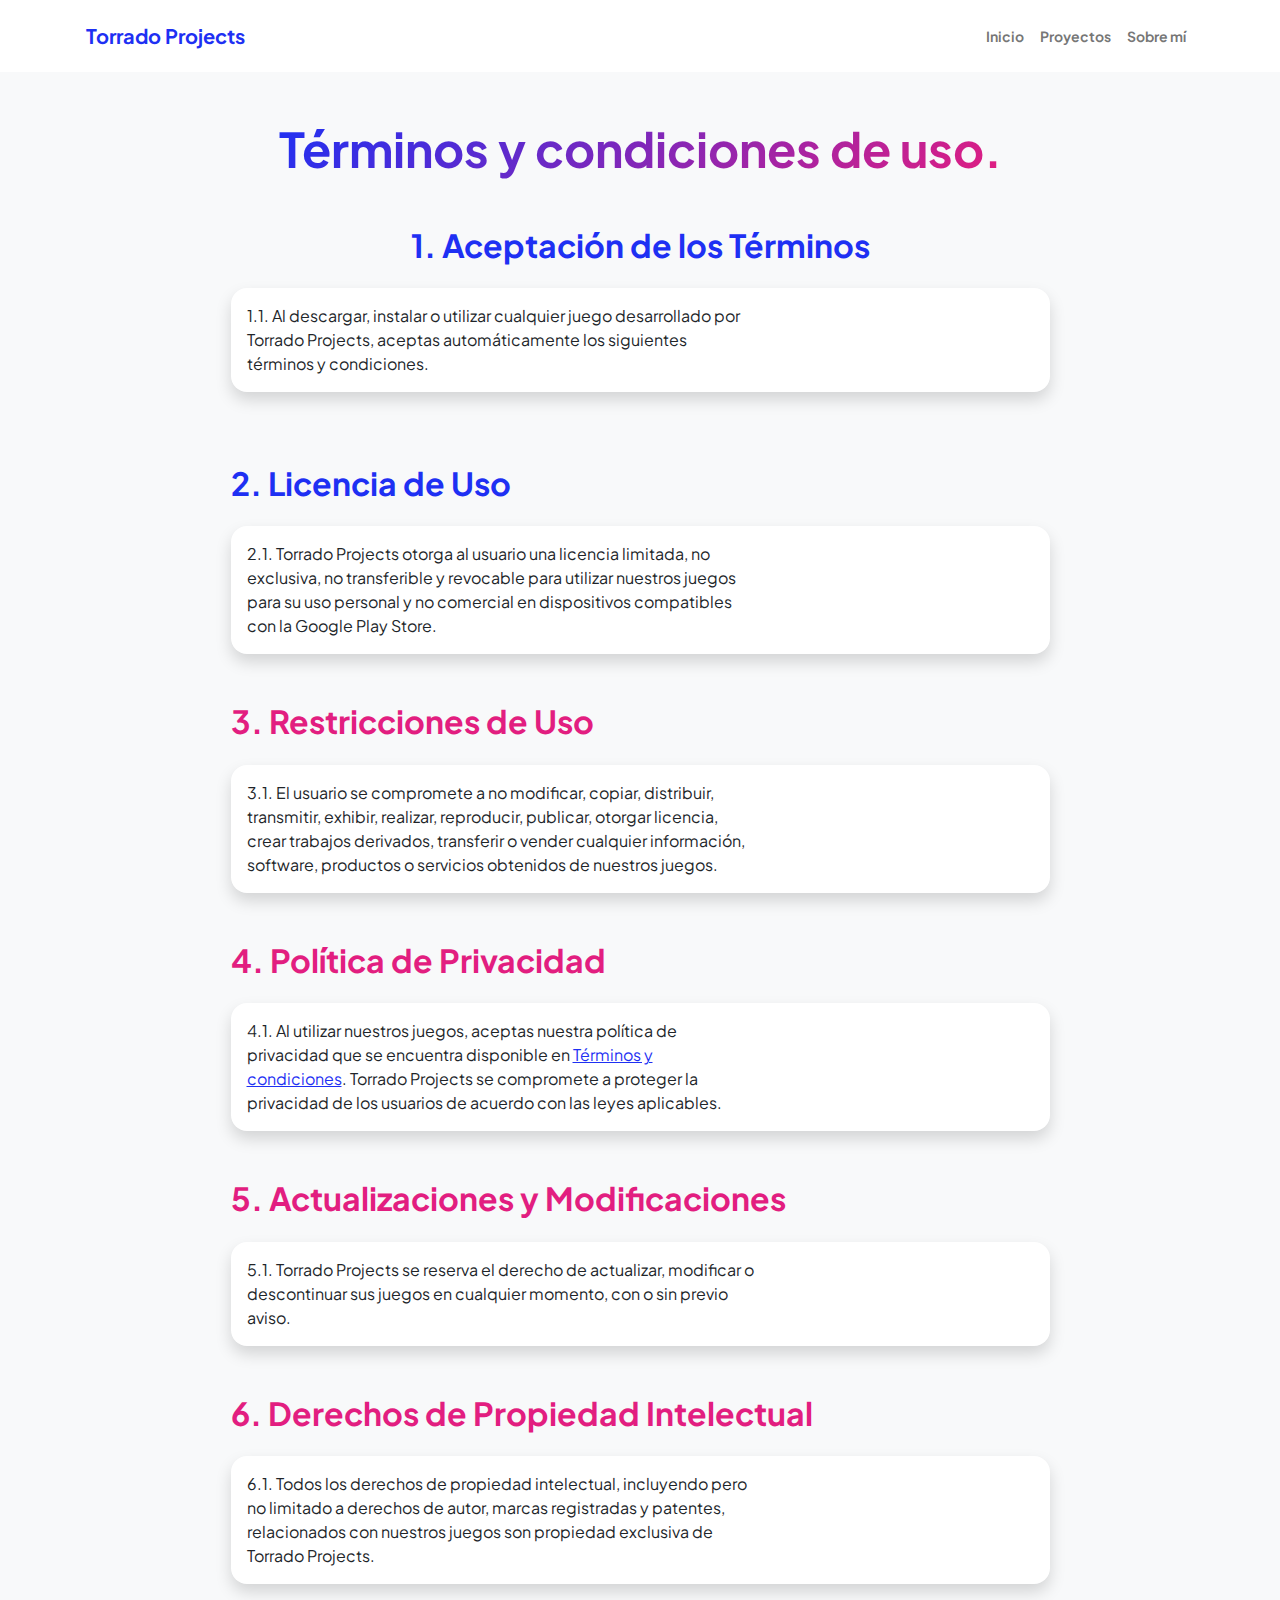
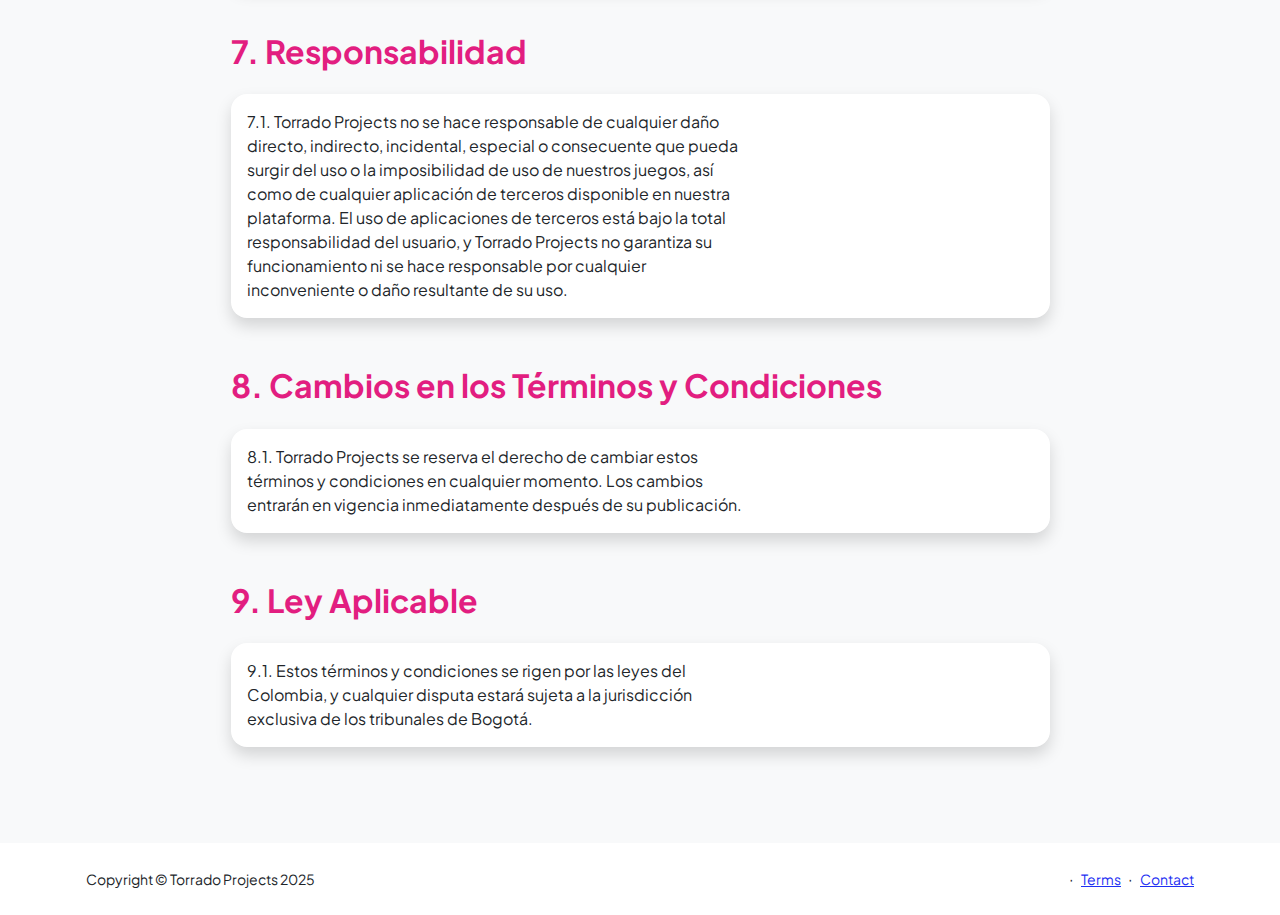
<file: terms.html>
<!DOCTYPE html>
<html lang="es">
    <head>
        <meta charset="utf-8" />
        <meta name="viewport" content="width=device-width, initial-scale=1, shrink-to-fit=no" />
        <meta name="description" content="" />
        <meta name="author" content="" />
        <title>Términos y condiciones</title>
        <!-- Favicon-->
        <link rel="icon" type="image/x-icon" href="assets/icon.ico" />
        <!-- Custom Google font-->
        <link rel="preconnect" href="https://fonts.googleapis.com" />
        <link rel="preconnect" href="https://fonts.gstatic.com" crossorigin />
        <link href="https://fonts.googleapis.com/css2?family=Plus+Jakarta+Sans:wght@100;200;300;400;500;600;700;800;900&amp;display=swap" rel="stylesheet" />
        <!-- Bootstrap icons-->
        <link href="https://cdn.jsdelivr.net/npm/bootstrap-icons@1.8.1/font/bootstrap-icons.css" rel="stylesheet" />
        <!-- Core theme CSS (includes Bootstrap)-->
        <link href="css/styles.css" rel="stylesheet" />
    </head>
    <body class="d-flex flex-column h-100 bg-light">
        <span id="arriba"></span>
        <main class="flex-shrink-0">
            <!-- Navigation-->
            <nav class="navbar navbar-expand-lg navbar-light bg-white py-3">
                <div class="container px-5">
                    <a class="navbar-brand" href="index.html"><span class="fw-bolder text-primary">Torrado Projects</span></a>
                    <button class="navbar-toggler" type="button" data-bs-toggle="collapse" data-bs-target="#navbarSupportedContent" aria-controls="navbarSupportedContent" aria-expanded="false" aria-label="Toggle navigation"><span class="navbar-toggler-icon"></span></button>
                    <div class="collapse navbar-collapse" id="navbarSupportedContent">
                        <ul class="navbar-nav ms-auto mb-2 mb-lg-0 small fw-bolder">
                            <li class="nav-item"><a class="nav-link" href="index.html">Inicio</a></li>
                            <li class="nav-item"><a class="nav-link" href="projects.html">Proyectos</a></li>
                            <li class="nav-item"><a class="nav-link" href="contact.html">Sobre mí</a></li>
                        </ul>
                    </div>
                </div>
            </nav>
            <!-- Page Content-->
            <div class="container px-5 my-5">
                <div class="text-center mb-5">
                    <h1 class="display-5 fw-bolder mb-0"><span class="text-gradient d-inline">Términos y condiciones de uso.</span></h1>
                </div>
                <div class="row gx-5 justify-content-center">
                    <div class="col-lg-11 col-xl-9 col-xxl-8">
                        <!-- Experience Section-->
                        <section>
                            <div class="d-flex align-items-center justify-content-between mb-4">
                                <h2 class="text-primary fw-bolder mb-0">1. Aceptación de los Términos</h2>
                                
                            </div>
                            <!--  Card 1-->
                            <div class="card shadow border-0 rounded-4 mb-5">
                                <div class="card-body p-5">
                                    <div class="row align-items-center gx-5">
                                        <div class="col-lg-8"><div>1.1. Al descargar, instalar o utilizar cualquier juego desarrollado por Torrado Projects, aceptas automáticamente los siguientes términos y condiciones.</div></div>
                                    </div>
                                </div>
                            </div>
                            <br>
                            <h2 class="text-primary fw-bolder mb-0">2. Licencia de Uso</h2>
                            <br>
                            <!--  Card 2-->
                            <div class="card shadow border-0 rounded-4 mb-5">
                                <div class="card-body p-5">
                                    <div class="row align-items-center gx-5">
                                        <div class="col-lg-8"><div>2.1. Torrado Projects otorga al usuario una licencia limitada, no exclusiva, no transferible y revocable para utilizar nuestros juegos para su uso personal y no comercial en dispositivos compatibles con la Google Play Store.</div></div>
                                    </div>
                                </div>
                            </div>
                            <h2 class="text-secondary fw-bolder mb-4">3. Restricciones de Uso</h2>
                            <!--  Card 3-->
                            <div class="card shadow border-0 rounded-4 mb-5">
                                <div class="card-body p-5">
                                    <div class="row align-items-center gx-5">
                                        <div class="col-lg-8"><div>3.1. El usuario se compromete a no modificar, copiar, distribuir, transmitir, exhibir, realizar, reproducir, publicar, otorgar licencia, crear trabajos derivados, transferir o vender cualquier información, software, productos o servicios obtenidos de nuestros juegos.</div></div>
                                    </div>
                                </div>
                            </div>
                            <!--  Card 4-->
                            <h2 class="text-secondary fw-bolder mb-4">4. Política de Privacidad</h2>
                            <div class="card shadow border-0 rounded-4 mb-5">
                                <div class="card-body p-5">
                                    <div class="row align-items-center gx-5">
                                        <div class="col-lg-8"><div>4.1. Al utilizar nuestros juegos, aceptas nuestra política de privacidad que se encuentra disponible en <a href="#arriba">Términos y condiciones</a>. Torrado Projects se compromete a proteger la privacidad de los usuarios de acuerdo con las leyes aplicables.</div></div>
                                    </div>
                                </div>
                            </div>
                            <!--  Card 5-->
                            <h2 class="text-secondary fw-bolder mb-4">5. Actualizaciones y Modificaciones</h2>
                            <div class="card shadow border-0 rounded-4 mb-5">
                                <div class="card-body p-5">
                                    <div class="row align-items-center gx-5">
                                        <div class="col-lg-8"><div>5.1. Torrado Projects se reserva el derecho de actualizar, modificar o descontinuar sus juegos en cualquier momento, con o sin previo aviso.</div></div>
                                    </div>
                                </div>
                            </div>
                            <!--  Card 6-->
                            <h2 class="text-secondary fw-bolder mb-4">6. Derechos de Propiedad Intelectual</h2>
                            <div class="card shadow border-0 rounded-4 mb-5">
                                <div class="card-body p-5">
                                    <div class="row align-items-center gx-5">
                                        <div class="col-lg-8"><div>6.1. Todos los derechos de propiedad intelectual, incluyendo pero no limitado a derechos de autor, marcas registradas y patentes, relacionados con nuestros juegos son propiedad exclusiva de Torrado Projects.</div></div>
                                    </div>
                                </div>
                            </div>
                            <!-- Card 7-->
                            <h2 class="text-secondary fw-bolder mb-4">7. Responsabilidad</h2>
                            <div class="card shadow border-0 rounded-4 mb-5">
                                <div class="card-body p-5">
                                    <div class="row align-items-center gx-5">
                                        <div class="col-lg-8"><div>7.1. Torrado Projects no se hace responsable de cualquier daño directo, indirecto, incidental, especial o consecuente que pueda surgir del uso o la imposibilidad de uso de nuestros juegos, así como de cualquier aplicación de terceros disponible en nuestra plataforma. El uso de aplicaciones de terceros está bajo la total responsabilidad del usuario, y Torrado Projects no garantiza su funcionamiento ni se hace responsable por cualquier inconveniente o daño resultante de su uso.</div></div>
                                    </div>
                                </div>
                            </div>
                            <!--  Card 8-->
                            <h2 class="text-secondary fw-bolder mb-4">8. Cambios en los Términos y Condiciones</h2>
                            <div class="card shadow border-0 rounded-4 mb-5">
                                <div class="card-body p-5">
                                    <div class="row align-items-center gx-5">
                                        <div class="col-lg-8"><div>8.1. Torrado Projects se reserva el derecho de cambiar estos términos y condiciones en cualquier momento. Los cambios entrarán en vigencia inmediatamente después de su publicación.</div></div>
                                    </div>
                                </div>
                            </div>
                            <!-- Card 9-->
                            <h2 class="text-secondary fw-bolder mb-4">9. Ley Aplicable</h2>
                            <div class="card shadow border-0 rounded-4 mb-5">
                                <div class="card-body p-5">
                                    <div class="row align-items-center gx-5">
                                        <div class="col-lg-8"><div>9.1. Estos términos y condiciones se rigen por las leyes del Colombia, y cualquier disputa estará sujeta a la jurisdicción exclusiva de los tribunales de Bogotá.</div></div>
                                    </div>
                                </div>
                            </div>
                        </section>
                    </div>
                </div>
            </div>
        </main>
        <!-- Footer-->
        <footer class="bg-white py-4 mt-auto">
            <div class="container px-5">
                <div class="row align-items-center justify-content-between flex-column flex-sm-row">
                    <div class="col-auto"><div class="small m-0">Copyright &copy; Torrado Projects 2025</div></div>
                    <div class="col-auto">
                        <span class="mx-1">&middot;</span>
                        <a class="small" href="#arriba">Terms</a>
                        <span class="mx-1">&middot;</span>
                        <a class="small" href="contact.html">Contact</a>
                    </div>
                </div>
            </div>
        </footer>
        <!-- Bootstrap core JS-->
        <script src="https://cdn.jsdelivr.net/npm/bootstrap@5.2.3/dist/js/bootstrap.bundle.min.js"></script>
        <!-- Core theme JS-->
        <script src="js/scripts.js"></script>
    </body>
</html>
</file>
